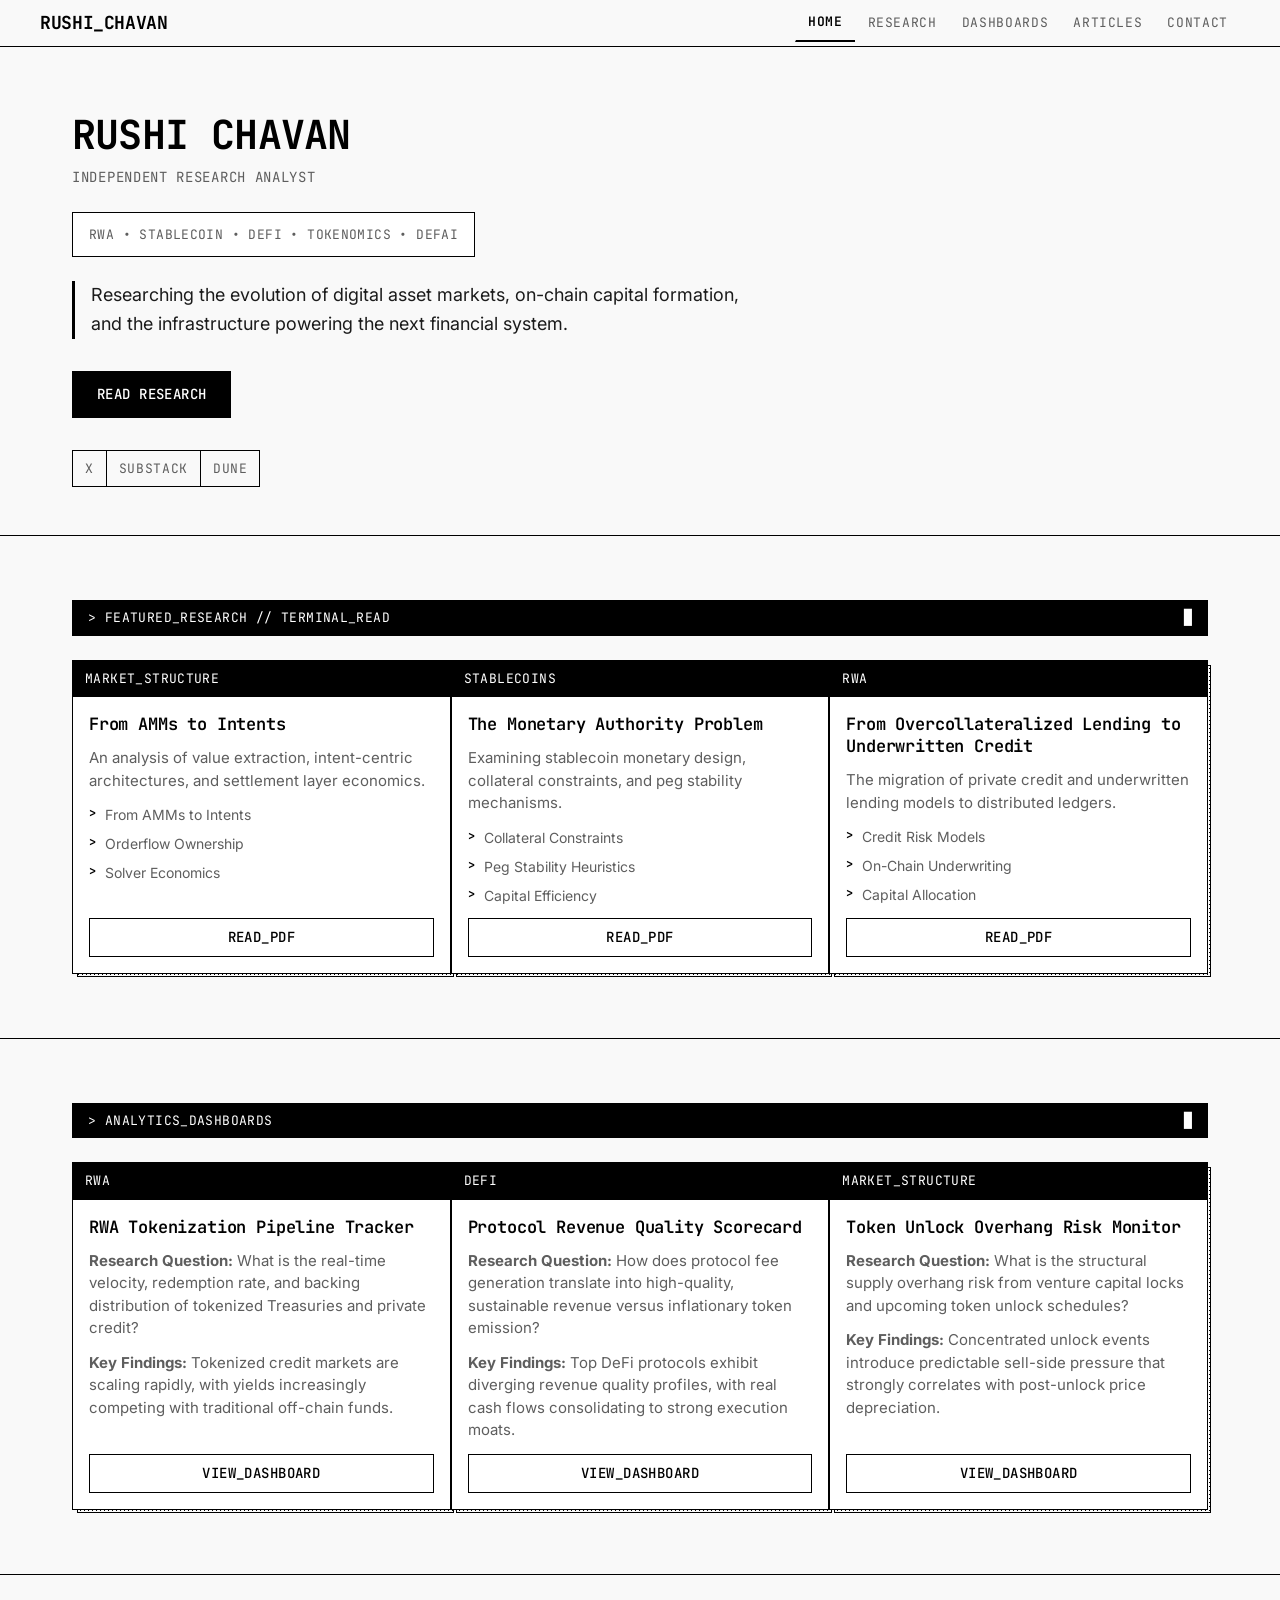
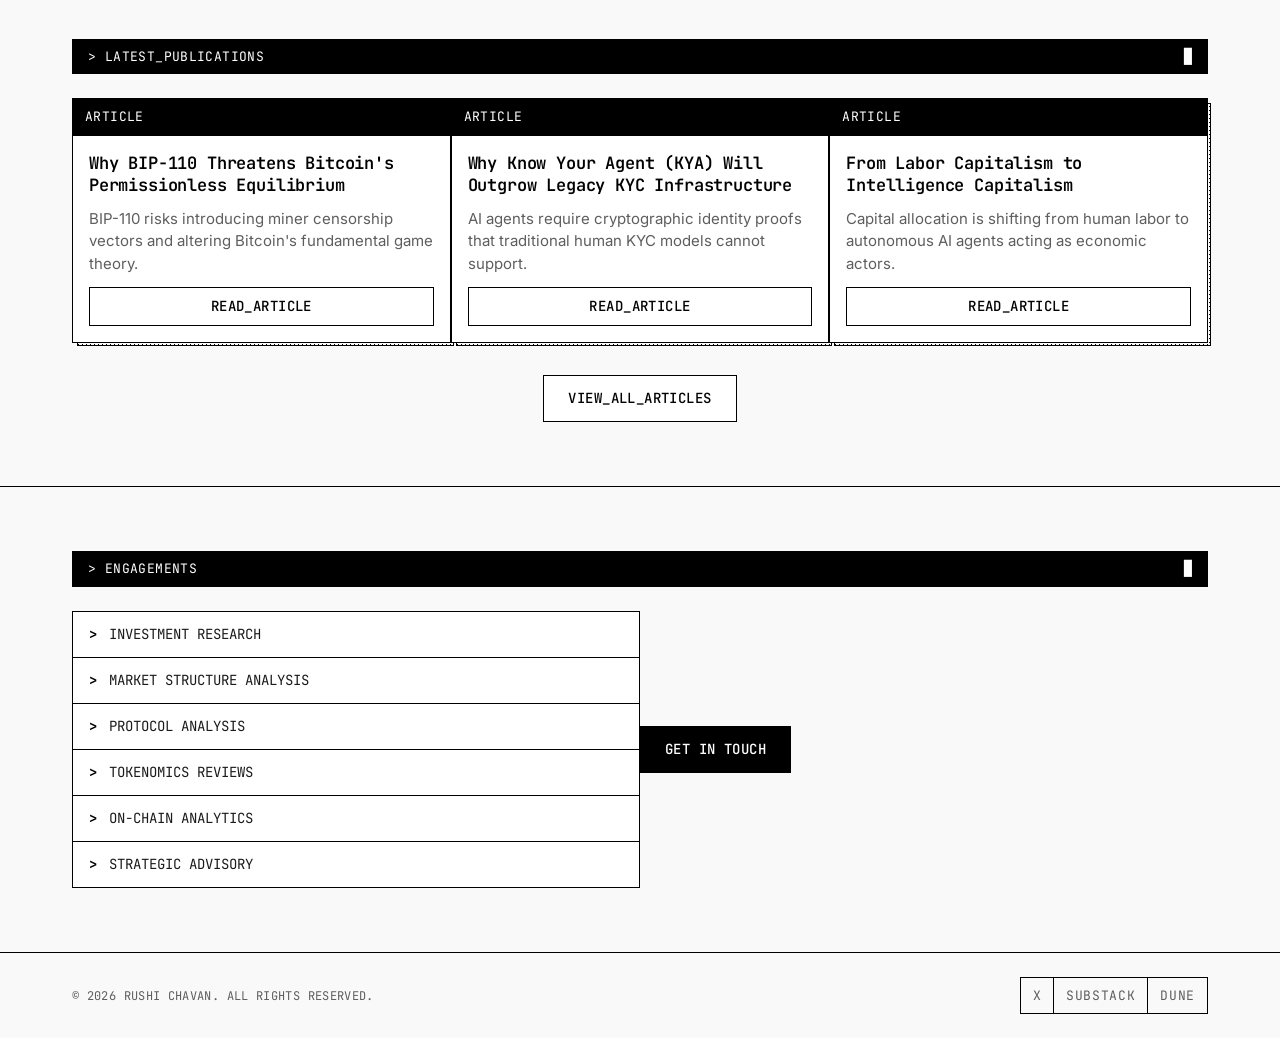
<file: index.html>
<!DOCTYPE html>
<html lang="en">
<head>
    <meta charset="UTF-8">
    <meta name="viewport" content="width=device-width, initial-scale=1.0">
    <title>Rushi Chavan | Independent Research Analyst</title>
    <meta name="description" content="Researching the evolution of digital asset markets, on-chain capital formation, and the infrastructure powering the next financial system.">

    <!-- Google Fonts: JetBrains Mono + Inter -->
    <link rel="preconnect" href="https://fonts.googleapis.com">
    <link rel="preconnect" href="https://fonts.gstatic.com" crossorigin>
    <link href="https://fonts.googleapis.com/css2?family=Inter:wght@400;500&family=JetBrains+Mono:wght@400;500;600;700&display=swap" rel="stylesheet">

    <link rel="stylesheet" href="styles.css">
</head>
<body>

    <!-- Navigation -->
    <nav class="navbar">
        <div class="nav-container">
            <div class="nav-logo">
                <a href="index.html">RUSHI_CHAVAN</a>
            </div>
            <button class="mobile-menu-btn">☰</button>
            <div class="nav-links">
                <a href="index.html" class="active">Home</a>
                <a href="research.html">Research</a>
                <a href="dashboards.html">Dashboards</a>
                <a href="articles.html">Articles</a>
                <a href="contact.html">Contact</a>
            </div>
        </div>
    </nav>

    <!-- Hero -->
    <section class="hero">
        <div class="container">
            <h1>Rushi Chavan</h1>
            <span class="hero-subheading">Independent Research Analyst</span>

            <div class="hero-coverage">
                RWA • Stablecoin • DeFi • Tokenomics • DeFAI
            </div>

            <p class="hero-statement">
                Researching the evolution of digital asset markets, on-chain capital formation, and the infrastructure powering the next financial system.
            </p>

            <div class="hero-actions">
                <a href="research.html" class="btn btn-primary">Read Research</a>
            </div>

            <div class="social-links">
                <a href="https://x.com/RushiChavan_" target="_blank" rel="noopener noreferrer">X</a>
                <a href="https://substack.com/@rushichavan" target="_blank" rel="noopener noreferrer">Substack</a>
                <a href="https://dune.com/rushixyz" target="_blank" rel="noopener noreferrer">Dune</a>
            </div>
        </div>
    </section>

    <!-- Featured Research -->
    <section class="section">
        <div class="container">
            <div class="section-title-bar">
                <span>&gt; FEATURED_RESEARCH // TERMINAL_READ</span>
                <span class="blink">█</span>
            </div>
            <div class="grid grid-3">

                <div class="card">
                    <div class="card-header">MARKET_STRUCTURE</div>
                    <div class="card-body">
                        <h3 class="card-title">From AMMs to Intents</h3>
                        <p class="card-desc">An analysis of value extraction, intent-centric architectures, and settlement layer economics.</p>
                        <ul class="card-bullets">
                            <li>From AMMs to Intents</li>
                            <li>Orderflow Ownership</li>
                            <li>Solver Economics</li>
                        </ul>
                        <a href="research/From%20AMMs%20to%20Intents.pdf" target="_blank" class="card-link">READ_PDF</a>
                    </div>
                </div>

                <div class="card">
                    <div class="card-header">STABLECOINS</div>
                    <div class="card-body">
                        <h3 class="card-title">The Monetary Authority Problem</h3>
                        <p class="card-desc">Examining stablecoin monetary design, collateral constraints, and peg stability mechanisms.</p>
                        <ul class="card-bullets">
                            <li>Collateral Constraints</li>
                            <li>Peg Stability Heuristics</li>
                            <li>Capital Efficiency</li>
                        </ul>
                        <a href="research/The%20Monetary%20Authority%20Problem.pdf" target="_blank" class="card-link">READ_PDF</a>
                    </div>
                </div>

                <div class="card">
                    <div class="card-header">RWA</div>
                    <div class="card-body">
                        <h3 class="card-title">From Overcollateralized Lending to Underwritten Credit</h3>
                        <p class="card-desc">The migration of private credit and underwritten lending models to distributed ledgers.</p>
                        <ul class="card-bullets">
                            <li>Credit Risk Models</li>
                            <li>On-Chain Underwriting</li>
                            <li>Capital Allocation</li>
                        </ul>
                        <a href="research/From%20Overcollateralized%20Lending%20to%20Underwritten%20Credit.pdf" target="_blank" class="card-link">READ_PDF</a>
                    </div>
                </div>

            </div>
        </div>
    </section>

    <!-- Dashboards -->
    <section class="section">
        <div class="container">
            <div class="section-title-bar">
                <span>&gt; ANALYTICS_DASHBOARDS</span>
                <span class="blink">█</span>
            </div>
            <div class="grid grid-3">

                <div class="card">
                    <div class="card-header">RWA</div>
                    <div class="card-body">
                        <h3 class="card-title">RWA Tokenization Pipeline Tracker</h3>
                        <p class="card-desc"><strong>Research Question:</strong> What is the real-time velocity, redemption rate, and backing distribution of tokenized Treasuries and private credit?</p>
                        <p class="card-desc"><strong>Key Findings:</strong> Tokenized credit markets are scaling rapidly, with yields increasingly competing with traditional off-chain funds.</p>
                        <a href="dashboards.html" class="card-link">VIEW_DASHBOARD</a>
                    </div>
                </div>

                <div class="card">
                    <div class="card-header">DEFI</div>
                    <div class="card-body">
                        <h3 class="card-title">Protocol Revenue Quality Scorecard</h3>
                        <p class="card-desc"><strong>Research Question:</strong> How does protocol fee generation translate into high-quality, sustainable revenue versus inflationary token emission?</p>
                        <p class="card-desc"><strong>Key Findings:</strong> Top DeFi protocols exhibit diverging revenue quality profiles, with real cash flows consolidating to strong execution moats.</p>
                        <a href="dashboards.html" class="card-link">VIEW_DASHBOARD</a>
                    </div>
                </div>

                <div class="card">
                    <div class="card-header">MARKET_STRUCTURE</div>
                    <div class="card-body">
                        <h3 class="card-title">Token Unlock Overhang Risk Monitor</h3>
                        <p class="card-desc"><strong>Research Question:</strong> What is the structural supply overhang risk from venture capital locks and upcoming token unlock schedules?</p>
                        <p class="card-desc"><strong>Key Findings:</strong> Concentrated unlock events introduce predictable sell-side pressure that strongly correlates with post-unlock price depreciation.</p>
                        <a href="dashboards.html" class="card-link">VIEW_DASHBOARD</a>
                    </div>
                </div>

            </div>
        </div>
    </section>


    <!-- Articles & Publications -->
    <section class="section" id="articles">
        <div class="container">
            <div class="section-title-bar">
                <span>&gt; LATEST_PUBLICATIONS</span>
                <span class="blink">█</span>
            </div>
            <div class="grid grid-3">

                <div class="card">
                    <div class="card-header">ARTICLE</div>
                    <div class="card-body">
                        <h3 class="card-title">Why BIP-110 Threatens Bitcoin's Permissionless Equilibrium</h3>
                        <p class="card-desc">BIP-110 risks introducing miner censorship vectors and altering Bitcoin's fundamental game theory.</p>
                        <a href="https://x.com/RushiChavan_/status/2070385221942530143?s=20" target="_blank" class="card-link">READ_ARTICLE</a>
                    </div>
                </div>

                <div class="card">
                    <div class="card-header">ARTICLE</div>
                    <div class="card-body">
                        <h3 class="card-title">Why Know Your Agent (KYA) Will Outgrow Legacy KYC Infrastructure</h3>
                        <p class="card-desc">AI agents require cryptographic identity proofs that traditional human KYC models cannot support.</p>
                        <a href="https://x.com/RushiChavan_/status/2066386348903420065?s=20" target="_blank" class="card-link">READ_ARTICLE</a>
                    </div>
                </div>

                <div class="card">
                    <div class="card-header">ARTICLE</div>
                    <div class="card-body">
                        <h3 class="card-title">From Labor Capitalism to Intelligence Capitalism</h3>
                        <p class="card-desc">Capital allocation is shifting from human labor to autonomous AI agents acting as economic actors.</p>
                        <a href="https://x.com/RushiChavan_/status/2064781226381303895?s=20" target="_blank" class="card-link">READ_ARTICLE</a>
                    </div>
                </div>

            </div>
            <div style="margin-top: 2rem; display: flex; justify-content: center;">
                <a href="articles.html" class="btn btn-secondary">VIEW_ALL_ARTICLES</a>
            </div>
        </div>
    </section>

    <!-- Engagements -->
    <section class="section">
        <div class="container">
            <div class="section-title-bar">
                <span>&gt; ENGAGEMENTS</span>
                <span class="blink">█</span>
            </div>
            <div class="grid grid-2">
                <div>
                    <ul class="engage-list">
                        <li>Investment Research</li>
                        <li>Market Structure Analysis</li>
                        <li>Protocol Analysis</li>
                        <li>Tokenomics Reviews</li>
                        <li>On-Chain Analytics</li>
                        <li>Strategic Advisory</li>
                    </ul>
                </div>
                <div style="display: flex; flex-direction: column; gap: 1rem; align-items: flex-start; justify-content: center;">
                    <a href="contact.html" class="btn btn-primary">Get in Touch</a>
                </div>
            </div>
        </div>
    </section>

    <!-- Footer -->
    <footer class="footer">
        <div class="container footer-content">
            <p class="footer-text">&copy; 2026 Rushi Chavan. All rights reserved.</p>
            <div class="social-links">
                <a href="https://x.com/RushiChavan_" target="_blank" rel="noopener noreferrer">X</a>
                <a href="https://substack.com/@rushichavan" target="_blank" rel="noopener noreferrer">Substack</a>
                <a href="https://dune.com/rushixyz" target="_blank" rel="noopener noreferrer">Dune</a>
            </div>
        </div>
    </footer>

    <script src="script.js"></script>
</body>
</html>
</file>
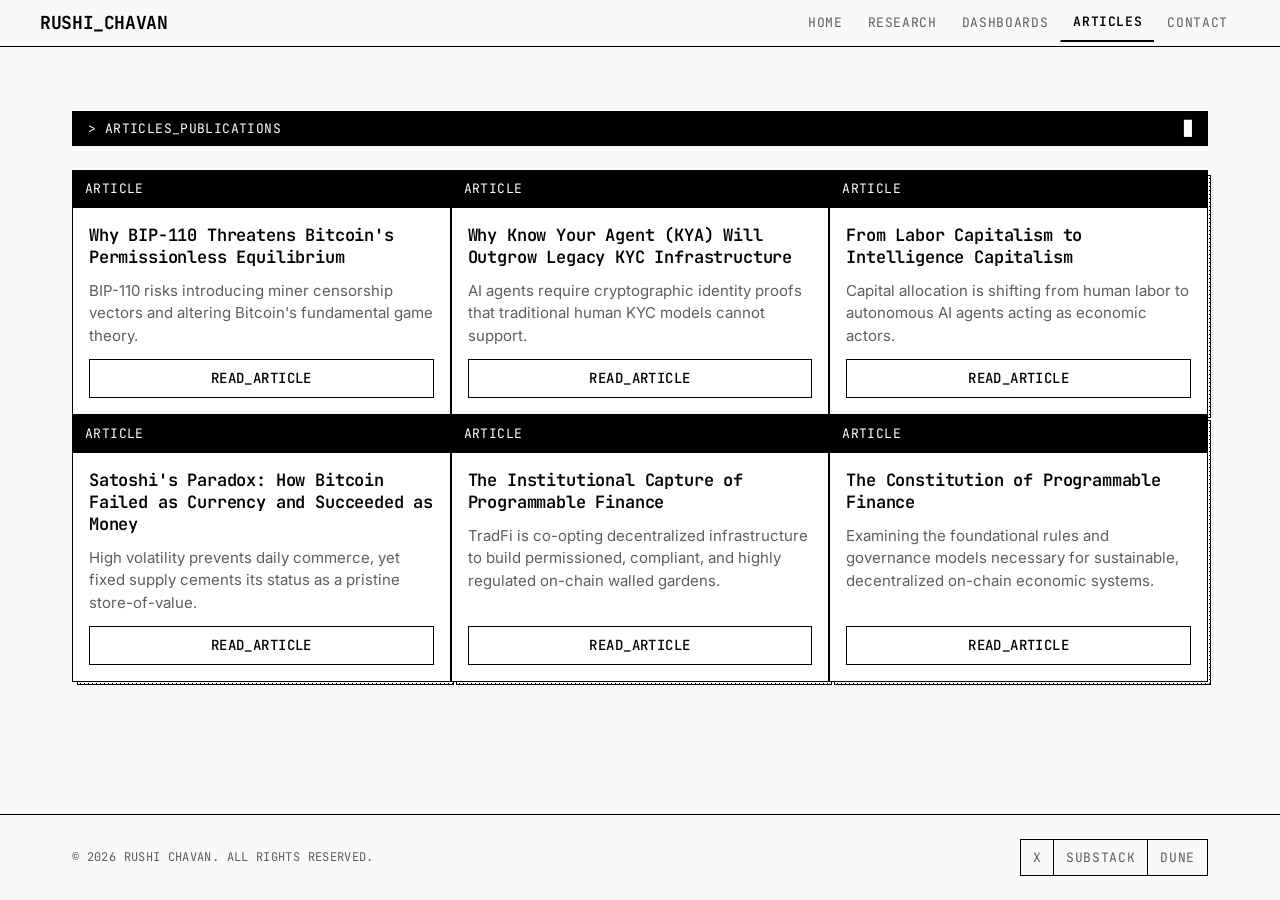
<file: articles.html>
<!DOCTYPE html>
<html lang="en">
<head>
    <meta charset="UTF-8">
    <meta name="viewport" content="width=device-width, initial-scale=1.0">
    <title>Articles | Rushi Chavan</title>
    <meta name="description" content="Select publications and essays on digital asset markets and programmable finance.">

    <!-- Google Fonts: JetBrains Mono + Inter -->
    <link rel="preconnect" href="https://fonts.googleapis.com">
    <link rel="preconnect" href="https://fonts.gstatic.com" crossorigin>
    <link href="https://fonts.googleapis.com/css2?family=Inter:wght@400;500&family=JetBrains+Mono:wght@400;500;600;700&display=swap" rel="stylesheet">

    <link rel="stylesheet" href="styles.css">
</head>
<body>

    <!-- Navigation -->
    <nav class="navbar">
        <div class="nav-container">
            <div class="nav-logo">
                <a href="index.html">RUSHI_CHAVAN</a>
            </div>
            <button class="mobile-menu-btn">☰</button>
            <div class="nav-links">
                <a href="index.html">Home</a>
                <a href="research.html">Research</a>
                <a href="dashboards.html">Dashboards</a>
                <a href="articles.html" class="active">Articles</a>
                <a href="contact.html">Contact</a>
            </div>
        </div>
    </nav>

    <!-- Articles & Publications -->
    <section class="section" id="articles">
        <div class="container">
            <div class="section-title-bar">
                <span>&gt; ARTICLES_PUBLICATIONS</span>
                <span class="blink">█</span>
            </div>
            <div class="grid grid-3">

                <div class="card">
                    <div class="card-header">ARTICLE</div>
                    <div class="card-body">
                        <h3 class="card-title">Why BIP-110 Threatens Bitcoin's Permissionless Equilibrium</h3>
                        <p class="card-desc">BIP-110 risks introducing miner censorship vectors and altering Bitcoin's fundamental game theory.</p>
                        <a href="https://x.com/RushiChavan_/status/2070385221942530143?s=20" target="_blank" class="card-link">READ_ARTICLE</a>
                    </div>
                </div>

                <div class="card">
                    <div class="card-header">ARTICLE</div>
                    <div class="card-body">
                        <h3 class="card-title">Why Know Your Agent (KYA) Will Outgrow Legacy KYC Infrastructure</h3>
                        <p class="card-desc">AI agents require cryptographic identity proofs that traditional human KYC models cannot support.</p>
                        <a href="https://x.com/RushiChavan_/status/2066386348903420065?s=20" target="_blank" class="card-link">READ_ARTICLE</a>
                    </div>
                </div>

                <div class="card">
                    <div class="card-header">ARTICLE</div>
                    <div class="card-body">
                        <h3 class="card-title">From Labor Capitalism to Intelligence Capitalism</h3>
                        <p class="card-desc">Capital allocation is shifting from human labor to autonomous AI agents acting as economic actors.</p>
                        <a href="https://x.com/RushiChavan_/status/2064781226381303895?s=20" target="_blank" class="card-link">READ_ARTICLE</a>
                    </div>
                </div>

                <div class="card">
                    <div class="card-header">ARTICLE</div>
                    <div class="card-body">
                        <h3 class="card-title">Satoshi's Paradox: How Bitcoin Failed as Currency and Succeeded as Money</h3>
                        <p class="card-desc">High volatility prevents daily commerce, yet fixed supply cements its status as a pristine store-of-value.</p>
                        <a href="https://x.com/RushiChavan_/status/2063878902104412267?s=20" target="_blank" class="card-link">READ_ARTICLE</a>
                    </div>
                </div>

                <div class="card">
                    <div class="card-header">ARTICLE</div>
                    <div class="card-body">
                        <h3 class="card-title">The Institutional Capture of Programmable Finance</h3>
                        <p class="card-desc">TradFi is co-opting decentralized infrastructure to build permissioned, compliant, and highly regulated on-chain walled gardens.</p>
                        <a href="https://x.com/RushiChavan_/status/2062410312398328153?s=20" target="_blank" class="card-link">READ_ARTICLE</a>
                    </div>
                </div>

                <div class="card">
                    <div class="card-header">ARTICLE</div>
                    <div class="card-body">
                        <h3 class="card-title">The Constitution of Programmable Finance</h3>
                        <p class="card-desc">Examining the foundational rules and governance models necessary for sustainable, decentralized on-chain economic systems.</p>
                        <a href="https://x.com/RushiChavan_/status/2062133781914325302?s=20" target="_blank" class="card-link">READ_ARTICLE</a>
                    </div>
                </div>

            </div>
        </div>
    </section>

    <!-- Footer -->
    <footer class="footer">
        <div class="container footer-content">
            <p class="footer-text">&copy; 2026 Rushi Chavan. All rights reserved.</p>
            <div class="social-links">
                <a href="https://x.com/RushiChavan_" target="_blank" rel="noopener noreferrer">X</a>
                <a href="https://substack.com/@rushichavan" target="_blank" rel="noopener noreferrer">Substack</a>
                <a href="https://dune.com/rushixyz" target="_blank" rel="noopener noreferrer">Dune</a>
            </div>
        </div>
    </footer>

    <script src="script.js"></script>
</body>
</html>
</file>
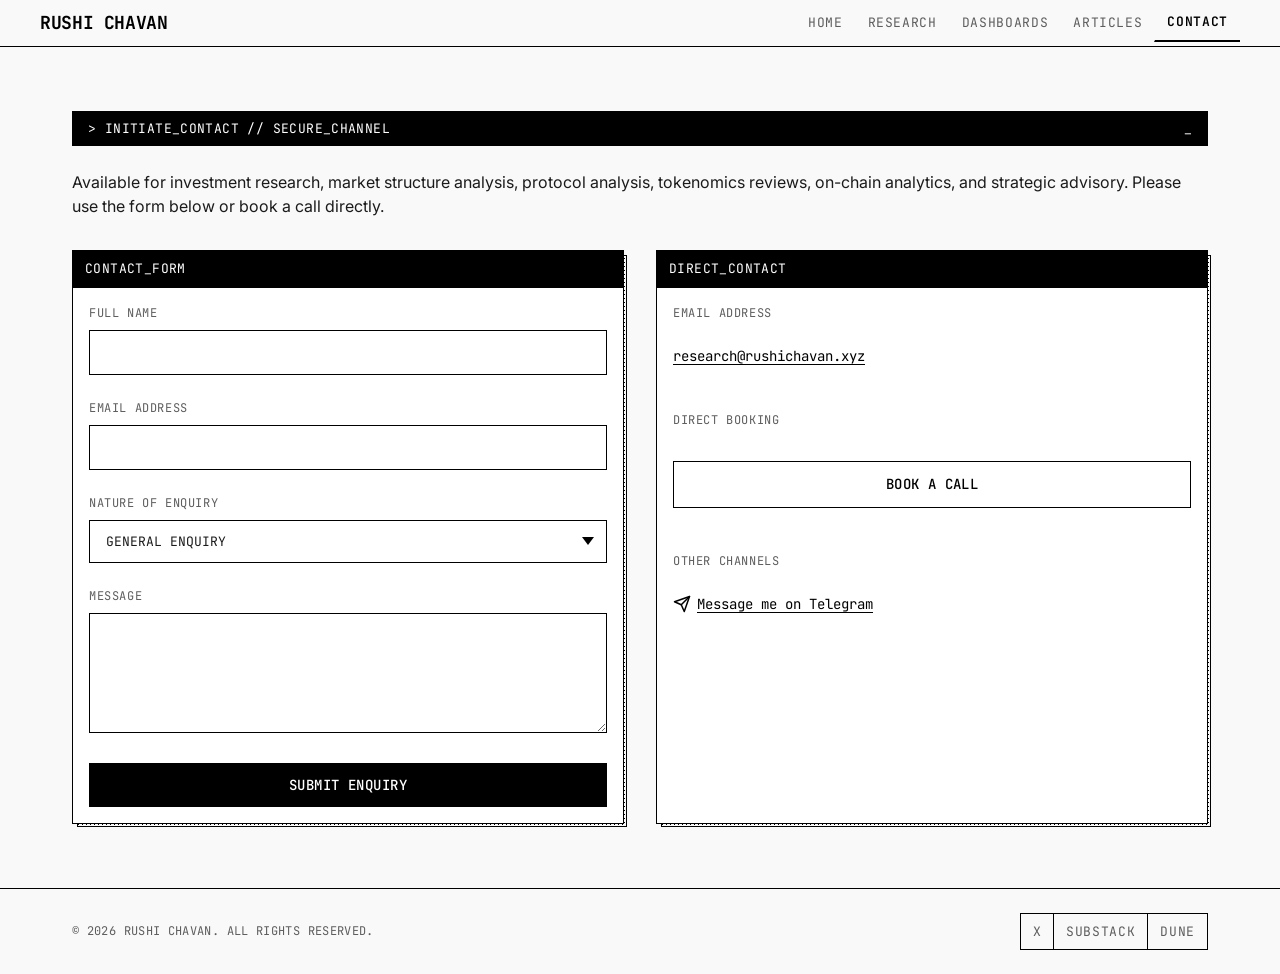
<file: contact.html>
<!DOCTYPE html>
<html lang="en">
<head>
    <meta charset="UTF-8">
    <meta name="viewport" content="width=device-width, initial-scale=1.0">
    <title>Contact | Rushi Chavan</title>
    <meta name="description" content="Contact Rushi Chavan for research consulting, advisory work, and speaking engagements.">

    <!-- Google Fonts: JetBrains Mono + Inter -->
    <link rel="preconnect" href="https://fonts.googleapis.com">
    <link rel="preconnect" href="https://fonts.gstatic.com" crossorigin>
    <link href="https://fonts.googleapis.com/css2?family=Inter:wght@400;500;600;700&family=JetBrains+Mono:wght@400;500;700&display=swap" rel="stylesheet">

    <link rel="stylesheet" href="styles.css">
</head>
<body>

    <!-- Navigation -->
    <nav class="navbar">
        <div class="nav-container">
            <div class="nav-logo">
                <a href="index.html">Rushi Chavan</a>
            </div>
            <button class="mobile-menu-btn">☰</button>
            <div class="nav-links">
                <a href="index.html">Home</a>
                <a href="research.html">Research</a>
                <a href="dashboards.html">Dashboards</a>
                <a href="articles.html">Articles</a>
                <a href="contact.html" class="active">Contact</a>
            </div>
        </div>
    </nav>

    <!-- Page Header -->
    <section class="section">
        <div class="container">
            <div class="section-title-bar">&gt; INITIATE_CONTACT // SECURE_CHANNEL<span class="blink">_</span></div>

            <p style="margin-top: 1.5rem; margin-bottom: 2rem;">
                Available for investment research, market structure analysis, protocol analysis, tokenomics reviews, on-chain analytics, and strategic advisory. Please use the form below or book a call directly.
            </p>

            <div class="grid grid-2" style="gap: 2rem;">

                <!-- Contact Form -->
                <div class="card">
                    <div class="card-header">CONTACT_FORM</div>
                    <div class="card-body">
                        <form action="https://api.web3forms.com/submit" method="POST">
                            <input type="hidden" name="access_key" value="d1b1b118-3cec-4035-9ea0-9d0fd6f54e2e">
                            <input type="hidden" name="subject" value="New Website Inquiry - rushichavan.xyz">
                            <input type="hidden" name="from_name" value="Portfolio Contact Form">
                            <div class="form-group">
                                <label class="form-label" for="name">Full Name</label>
                                <input type="text" id="name" name="name" class="form-input" required>
                            </div>
                            <div class="form-group">
                                <label class="form-label" for="email">Email Address</label>
                                <input type="email" id="email" name="email" class="form-input" required>
                            </div>
                            <div class="form-group">
                                <label class="form-label" for="inquiry">Nature of Enquiry</label>
                                <select id="inquiry" name="inquiry" class="form-select">
                                    <option value="general-enquiry" selected>General Enquiry</option>
                                    <option value="investment-research">Investment Research</option>
                                    <option value="market-structure">Market Structure Analysis</option>
                                    <option value="protocol-analysis">Protocol Analysis</option>
                                    <option value="advisory-consulting">Advisory & Consulting</option>
                                </select>
                            </div>
                            <div class="form-group">
                                <label class="form-label" for="message">Message</label>
                                <textarea id="message" name="message" class="form-textarea" required></textarea>
                            </div>
                            <button type="submit" class="btn btn-primary" style="width: 100%;">Submit Enquiry</button>
                        </form>
                    </div>
                </div>

                <!-- Direct Contact -->
                <div class="card">
                    <div class="card-header">DIRECT_CONTACT</div>
                    <div class="card-body">
                        <p class="contact-info-label">Email Address</p>
                        <a href="mailto:research@rushichavan.xyz" class="contact-link">research@rushichavan.xyz</a>

                        <p class="contact-info-label" style="margin-top: 2rem;">Direct Booking</p>
                        <a href="https://calendly.com/rushi-chavan" target="_blank" rel="noopener noreferrer" class="btn btn-secondary" style="display: inline-block; margin-top: 0.5rem;">Book a Call</a>

                        <p class="contact-info-label" style="margin-top: 2rem;">Other Channels</p>
                        <a href="https://t.me/RushiChavan23" target="_blank" rel="noopener noreferrer" class="contact-link" style="display: inline-flex; align-items: center; gap: 6px;">
                            <svg width="18" height="18" viewBox="0 0 24 24" fill="none" stroke="currentColor" stroke-width="2" stroke-linecap="round" stroke-linejoin="round"><path d="m22 2-7 20-4-9-9-4Z"/><path d="M22 2 11 13"/></svg>
                            Message me on Telegram
                        </a>
                    </div>
                </div>

            </div>
        </div>
    </section>

    <!-- Footer -->
    <footer class="footer">
        <div class="container footer-content">
            <p class="footer-text">&copy; 2026 Rushi Chavan. All rights reserved.</p>
            <div class="social-links">
                <a href="https://x.com/RushiChavan_" target="_blank" rel="noopener noreferrer">X</a>
                <a href="https://substack.com/@rushichavan" target="_blank" rel="noopener noreferrer">Substack</a>
                <a href="https://dune.com/rushixyz" target="_blank" rel="noopener noreferrer">Dune</a>
            </div>
        </div>
    </footer>

    <script src="script.js"></script>
</body>
</html>
</file>
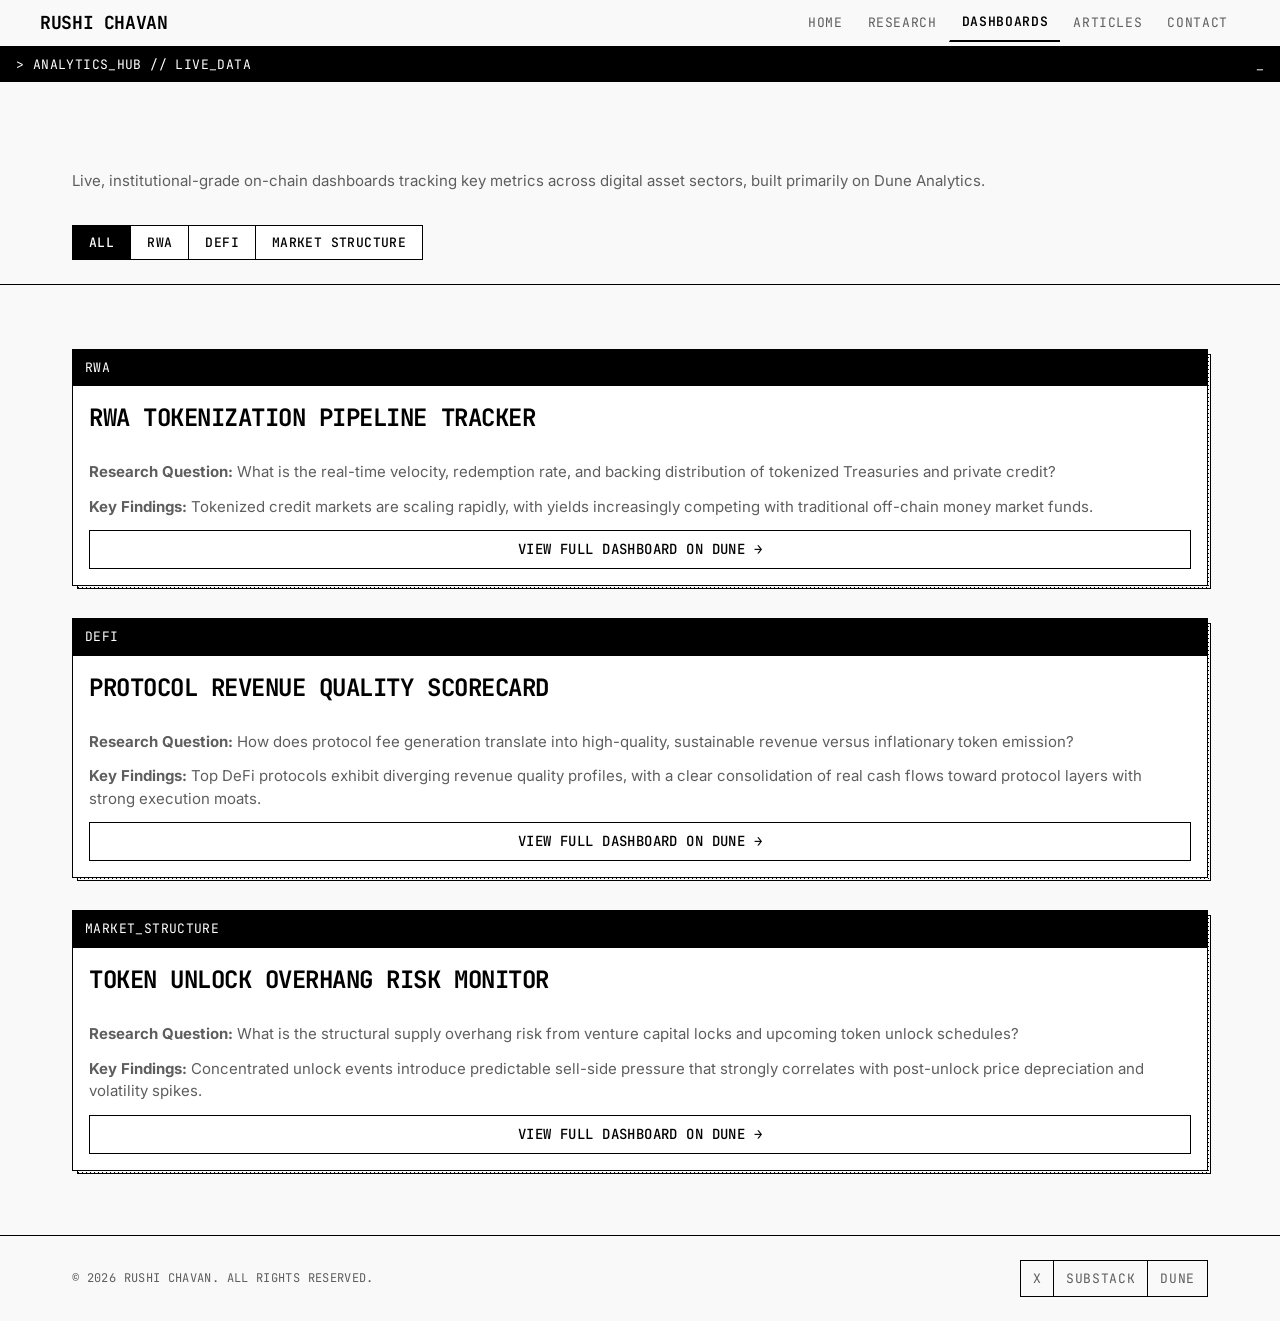
<file: dashboards.html>
<!DOCTYPE html>
<html lang="en">
<head>
    <meta charset="UTF-8">
    <meta name="viewport" content="width=device-width, initial-scale=1.0">
    <title>Dashboards | Rushi Chavan</title>
    <meta name="description" content="Institutional analytics hub and Dune dashboards covering on-chain liquidity, stablecoins, and market structure.">

    <!-- Google Fonts: JetBrains Mono + Inter -->
    <link rel="preconnect" href="https://fonts.googleapis.com">
    <link rel="preconnect" href="https://fonts.gstatic.com" crossorigin>
    <link href="https://fonts.googleapis.com/css2?family=Inter:wght@400;500;600;700&family=JetBrains+Mono:wght@400;500;700&display=swap" rel="stylesheet">

    <link rel="stylesheet" href="styles.css">
</head>
<body>

    <!-- Navigation -->
    <nav class="navbar">
        <div class="nav-container">
            <div class="nav-logo">
                <a href="index.html">Rushi Chavan</a>
            </div>
            <button class="mobile-menu-btn">☰</button>
            <div class="nav-links">
                <a href="index.html">Home</a>
                <a href="research.html">Research</a>
                <a href="dashboards.html" class="active">Dashboards</a>
                <a href="articles.html">Articles</a>
                <a href="contact.html">Contact</a>
            </div>
        </div>
    </nav>

    <!-- Section Title Bar -->
    <div class="section-title-bar">> ANALYTICS_HUB // LIVE_DATA<span class="blink">_</span></div>

    <!-- Header + Filter Bar -->
    <section class="section" style="padding-bottom: 0;">
        <div class="container">
            <p class="card-desc" style="margin-bottom: 2rem;">
                Live, institutional-grade on-chain dashboards tracking key metrics across digital asset sectors, built primarily on Dune Analytics.
            </p>

            <div class="filter-bar">
                <button class="filter-btn active" data-filter="all">All</button>
                <button class="filter-btn" data-filter="rwa">RWA</button>
                <button class="filter-btn" data-filter="defi">DeFi</button>
                <button class="filter-btn" data-filter="market-structure">Market Structure</button>
            </div>
        </div>
    </section>

    <!-- Dashboards List -->
    <section class="section">
        <div class="container">
            <div class="grid" style="grid-template-columns: 1fr; gap: 2rem;">

                <div class="card filter-item" data-category="rwa">
                    <div class="card-header">RWA</div>
                    <div class="card-body">
                        <h3 class="dash-title">RWA Tokenization Pipeline Tracker</h3>
                        <p class="card-desc"><strong>Research Question:</strong> What is the real-time velocity, redemption rate, and backing distribution of tokenized Treasuries and private credit?</p>
                        <p class="card-desc"><strong>Key Findings:</strong> Tokenized credit markets are scaling rapidly, with yields increasingly competing with traditional off-chain money market funds.</p>
                        <a href="https://dune.com/rushixyz/rwa-tokenization-pipeline-tracker" target="_blank" class="card-link">VIEW FULL DASHBOARD ON DUNE →</a>
                    </div>
                </div>

                <div class="card filter-item" data-category="defi">
                    <div class="card-header">DEFI</div>
                    <div class="card-body">
                        <h3 class="dash-title">Protocol Revenue Quality Scorecard</h3>
                        <p class="card-desc"><strong>Research Question:</strong> How does protocol fee generation translate into high-quality, sustainable revenue versus inflationary token emission?</p>
                        <p class="card-desc"><strong>Key Findings:</strong> Top DeFi protocols exhibit diverging revenue quality profiles, with a clear consolidation of real cash flows toward protocol layers with strong execution moats.</p>
                        <a href="https://dune.com/rushixyz/protocol-revenue-quality-scorecard-defi-fundamental-analysis" target="_blank" class="card-link">VIEW FULL DASHBOARD ON DUNE →</a>
                    </div>
                </div>

                <div class="card filter-item" data-category="market-structure">
                    <div class="card-header">MARKET_STRUCTURE</div>
                    <div class="card-body">
                        <h3 class="dash-title">Token Unlock Overhang Risk Monitor</h3>
                        <p class="card-desc"><strong>Research Question:</strong> What is the structural supply overhang risk from venture capital locks and upcoming token unlock schedules?</p>
                        <p class="card-desc"><strong>Key Findings:</strong> Concentrated unlock events introduce predictable sell-side pressure that strongly correlates with post-unlock price depreciation and volatility spikes.</p>
                        <a href="https://dune.com/rushixyz/token-unlock-overhang-risk-monitor-795e" target="_blank" class="card-link">VIEW FULL DASHBOARD ON DUNE →</a>
                    </div>
                </div>

            </div>
        </div>
    </section>

    <!-- Footer -->
    <footer class="footer">
        <div class="container footer-content">
            <p class="footer-text">&copy; 2026 Rushi Chavan. All rights reserved.</p>
            <div class="social-links">
                <a href="https://x.com/RushiChavan_" target="_blank" rel="noopener noreferrer">X</a>
                <a href="https://substack.com/@rushichavan" target="_blank" rel="noopener noreferrer">Substack</a>
                <a href="https://dune.com/rushixyz" target="_blank" rel="noopener noreferrer">Dune</a>
            </div>
        </div>
    </footer>

    <script src="script.js"></script>
</body>
</html>
</file>
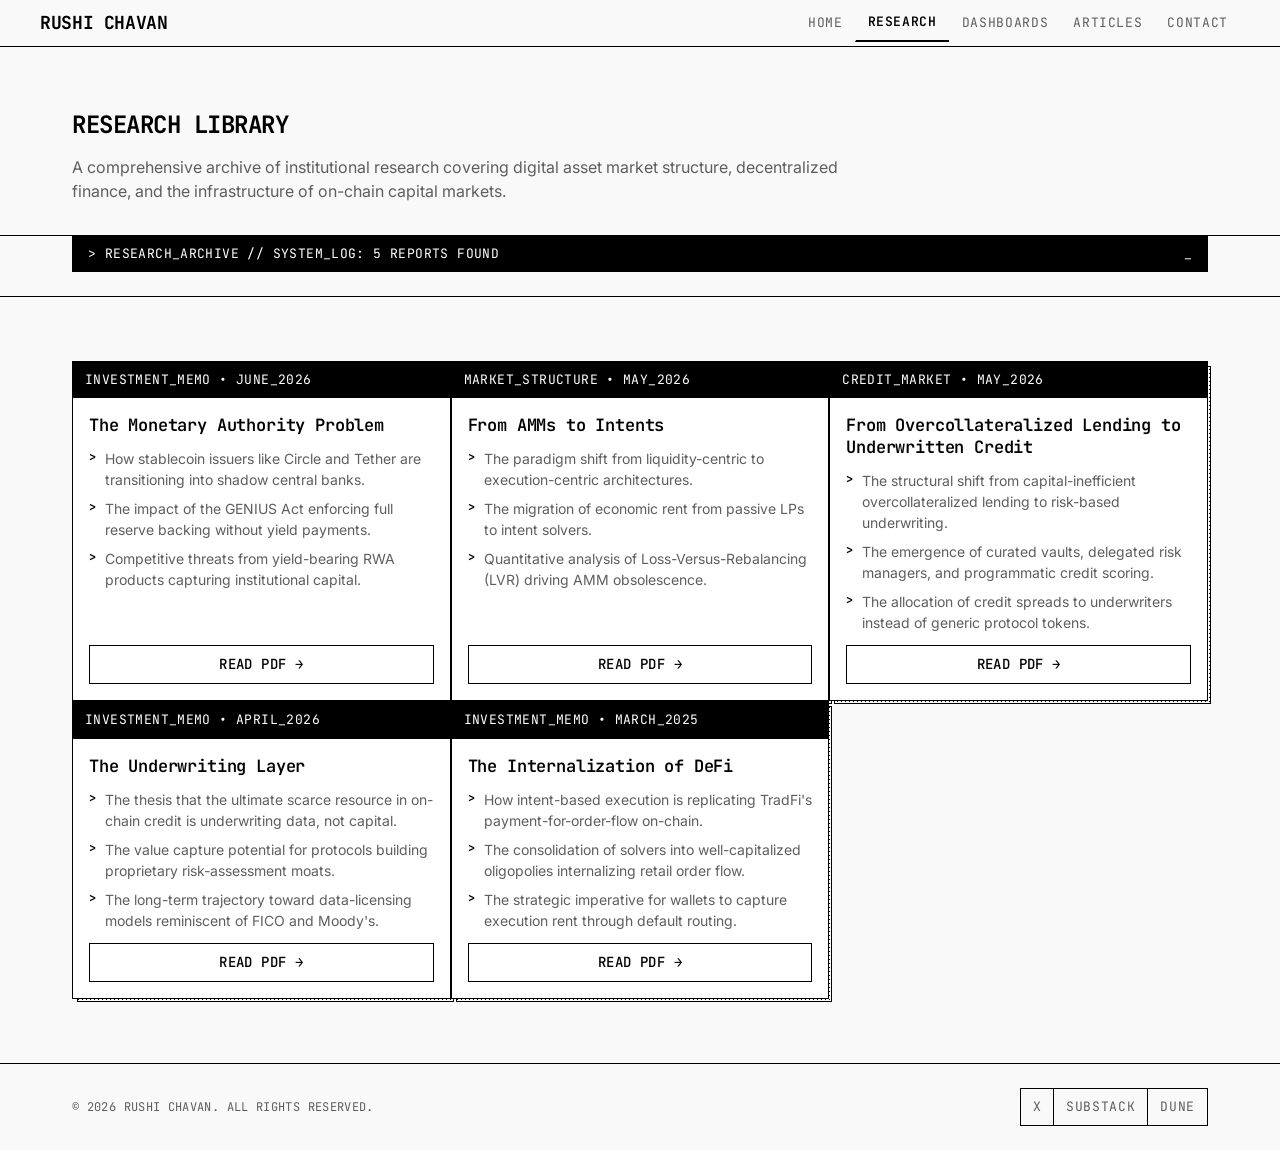
<file: research.html>
<!DOCTYPE html>
<html lang="en">
<head>
    <meta charset="UTF-8">
    <meta name="viewport" content="width=device-width, initial-scale=1.0">
    <title>Research Library | Rushi Chavan</title>
    <meta name="description" content="Institutional research covering digital asset market structure, stablecoins, RWA, DeFi, and DeFAI.">

    <!-- Google Fonts: JetBrains Mono + Inter -->
    <link rel="preconnect" href="https://fonts.googleapis.com">
    <link rel="preconnect" href="https://fonts.gstatic.com" crossorigin>
    <link href="https://fonts.googleapis.com/css2?family=Inter:wght@400;500;600;700&family=JetBrains+Mono:wght@400;500;700&display=swap" rel="stylesheet">

    <link rel="stylesheet" href="styles.css">
</head>
<body>

    <!-- Navigation -->
    <nav class="navbar">
        <div class="nav-container">
            <div class="nav-logo">
                <a href="index.html">Rushi Chavan</a>
            </div>
            <button class="mobile-menu-btn">☰</button>
            <div class="nav-links">
                <a href="index.html">Home</a>
                <a href="research.html" class="active">Research</a>
                <a href="dashboards.html">Dashboards</a>
                <a href="articles.html">Articles</a>
                <a href="contact.html">Contact</a>
            </div>
        </div>
    </nav>

    <!-- Header -->
    <section class="section" style="padding-bottom: 0;">
        <div class="container">
            <h1 class="dash-title">Research Library</h1>
            <p class="text-secondary" style="max-width: 800px; margin-bottom: 2rem;">
                A comprehensive archive of institutional research covering digital asset market structure, decentralized finance, and the infrastructure of on-chain capital markets.
            </p>
        </div>
    </section>

    <!-- Section Title Bar -->
    <section class="section" style="padding-top: 0; padding-bottom: 0;">
        <div class="container">
            <div class="section-title-bar">> RESEARCH_ARCHIVE // SYSTEM_LOG: 5 REPORTS FOUND<span class="blink">_</span></div>
        </div>
    </section>

    <!-- Research Grid -->
    <section class="section">
        <div class="container">
            <div class="grid grid-3">

                <div class="card">
                    <div class="card-header">INVESTMENT_MEMO • JUNE_2026</div>
                    <div class="card-body">
                        <h3 class="card-title">The Monetary Authority Problem</h3>
                        <ul class="card-bullets">
                            <li>How stablecoin issuers like Circle and Tether are transitioning into shadow central banks.</li>
                            <li>The impact of the GENIUS Act enforcing full reserve backing without yield payments.</li>
                            <li>Competitive threats from yield-bearing RWA products capturing institutional capital.</li>
                        </ul>
                        <a href="research/The%20Monetary%20Authority%20Problem.pdf" target="_blank" class="card-link">READ PDF →</a>
                    </div>
                </div>

                <div class="card">
                    <div class="card-header">MARKET_STRUCTURE • MAY_2026</div>
                    <div class="card-body">
                        <h3 class="card-title">From AMMs to Intents</h3>
                        <ul class="card-bullets">
                            <li>The paradigm shift from liquidity-centric to execution-centric architectures.</li>
                            <li>The migration of economic rent from passive LPs to intent solvers.</li>
                            <li>Quantitative analysis of Loss-Versus-Rebalancing (LVR) driving AMM obsolescence.</li>
                        </ul>
                        <a href="research/From%20AMMs%20to%20Intents.pdf" target="_blank" class="card-link">READ PDF →</a>
                    </div>
                </div>

                <div class="card">
                    <div class="card-header">CREDIT_MARKET • MAY_2026</div>
                    <div class="card-body">
                        <h3 class="card-title">From Overcollateralized Lending to Underwritten Credit</h3>
                        <ul class="card-bullets">
                            <li>The structural shift from capital-inefficient overcollateralized lending to risk-based underwriting.</li>
                            <li>The emergence of curated vaults, delegated risk managers, and programmatic credit scoring.</li>
                            <li>The allocation of credit spreads to underwriters instead of generic protocol tokens.</li>
                        </ul>
                        <a href="research/From%20Overcollateralized%20Lending%20to%20Underwritten%20Credit.pdf" target="_blank" class="card-link">READ PDF →</a>
                    </div>
                </div>

                <div class="card">
                    <div class="card-header">INVESTMENT_MEMO • APRIL_2026</div>
                    <div class="card-body">
                        <h3 class="card-title">The Underwriting Layer</h3>
                        <ul class="card-bullets">
                            <li>The thesis that the ultimate scarce resource in on-chain credit is underwriting data, not capital.</li>
                            <li>The value capture potential for protocols building proprietary risk-assessment moats.</li>
                            <li>The long-term trajectory toward data-licensing models reminiscent of FICO and Moody's.</li>
                        </ul>
                        <a href="research/The%20Underwriting%20Layer.pdf" target="_blank" class="card-link">READ PDF →</a>
                    </div>
                </div>

                <div class="card">
                    <div class="card-header">INVESTMENT_MEMO • MARCH_2025</div>
                    <div class="card-body">
                        <h3 class="card-title">The Internalization of DeFi</h3>
                        <ul class="card-bullets">
                            <li>How intent-based execution is replicating TradFi's payment-for-order-flow on-chain.</li>
                            <li>The consolidation of solvers into well-capitalized oligopolies internalizing retail order flow.</li>
                            <li>The strategic imperative for wallets to capture execution rent through default routing.</li>
                        </ul>
                        <a href="research/The%20Internalization%20of%20DeFi.pdf" target="_blank" class="card-link">READ PDF →</a>
                    </div>
                </div>

            </div>
        </div>
    </section>

    <!-- Footer -->
    <footer class="footer">
        <div class="container footer-content">
            <p class="footer-text">&copy; 2026 Rushi Chavan. All rights reserved.</p>
            <div class="social-links">
                <a href="https://x.com/RushiChavan_" target="_blank" rel="noopener noreferrer">X</a>
                <a href="https://substack.com/@rushichavan" target="_blank" rel="noopener noreferrer">Substack</a>
                <a href="https://dune.com/rushixyz" target="_blank" rel="noopener noreferrer">Dune</a>
            </div>
        </div>
    </footer>

    <script src="script.js"></script>
</body>
</html>
</file>
<file: styles.css>
/* ============================================================
   DITHERED INTELLECT — Research Terminal Design System
   Neo-Brutalism + Retro-Tech | Achromatic | Grid-Locked
   ============================================================ */

/* ---- Google Fonts ---- */
@import url('https://fonts.googleapis.com/css2?family=Inter:wght@400;500&family=JetBrains+Mono:wght@400;500;600;700&display=swap');

/* ---- Design Tokens ---- */
:root {
    /* Surface */
    --color-canvas: #ffffff;
    --color-bg: #f9f9f9;
    --color-surface-low: #f3f3f3;
    --color-surface: #eeeeee;
    --color-surface-high: #e8e8e8;
    --color-surface-highest: #e2e2e2;
    --color-surface-dim: #dadada;

    /* Ink */
    --color-ink: #000000;
    --color-ink-soft: #1b1b1b;
    --color-secondary: #5e5e5e;
    --color-outline: #7e7576;
    --color-on-ink: #ffffff;

    /* Semantic */
    --color-error: #ba1a1a;

    /* Spacing (4px unit) */
    --sp-1: 4px;
    --sp-2: 8px;
    --sp-3: 12px;
    --sp-4: 16px;
    --sp-5: 20px;
    --sp-6: 24px;
    --sp-8: 32px;
    --sp-10: 40px;
    --sp-12: 48px;
    --sp-16: 64px;

    /* Layout */
    --container-max: 1200px;
    --gutter: 24px;
    --margin: 32px;

    /* Typography */
    --font-mono: 'JetBrains Mono', monospace;
    --font-body: 'Inter', sans-serif;
}

/* ---- Reset & Base ---- */
*, *::before, *::after {
    margin: 0;
    padding: 0;
    box-sizing: border-box;
    border-radius: 0 !important;
}

html {
    font-size: 16px;
    scroll-behavior: smooth;
}

body {
    font-family: var(--font-body);
    font-size: 16px;
    line-height: 1.5;
    color: var(--color-ink-soft);
    background-color: var(--color-bg);
    min-height: 100vh;
    display: flex;
    flex-direction: column;
    -webkit-font-smoothing: antialiased;
}

::selection {
    background: var(--color-ink);
    color: var(--color-on-ink);
}

a {
    color: inherit;
    text-decoration: none;
}

img {
    max-width: 100%;
    display: block;
}

ul, ol { list-style: none; }

/* ---- Custom Scrollbar ---- */
::-webkit-scrollbar {
    width: 10px;
    background: var(--color-bg);
    border-left: 1px solid var(--color-ink);
}
::-webkit-scrollbar-thumb {
    background: var(--color-ink);
}

/* ---- Dither Patterns ---- */
.dither-bg {
    background-image: url('data:image/svg+xml;utf8,<svg width="4" height="4" xmlns="http://www.w3.org/2000/svg"><rect width="1" height="1" fill="%23000"/><rect x="2" y="2" width="1" height="1" fill="%23000"/></svg>');
    background-repeat: repeat;
}

.dither-bg-25 {
    background-image: url('data:image/svg+xml;utf8,<svg width="4" height="4" xmlns="http://www.w3.org/2000/svg"><rect width="1" height="1" fill="%23000" opacity="0.25"/><rect x="2" y="2" width="1" height="1" fill="%23000" opacity="0.25"/></svg>');
    background-repeat: repeat;
}

.dither-bg-10 {
    background-image: url('data:image/svg+xml;utf8,<svg width="4" height="4" xmlns="http://www.w3.org/2000/svg"><rect width="1" height="1" fill="%23000" opacity="0.10"/><rect x="2" y="2" width="1" height="1" fill="%23000" opacity="0.10"/></svg>');
    background-repeat: repeat;
}

/* ---- Layout ---- */
.container {
    max-width: var(--container-max);
    margin: 0 auto;
    padding: 0 var(--margin);
    width: 100%;
}

.section {
    padding: var(--sp-16) 0;
    border-bottom: 1px solid var(--color-ink);
}

.section:last-of-type {
    border-bottom: none;
}

/* ---- Grid ---- */
.grid {
    display: grid;
    gap: 0;
}

.grid-2 {
    grid-template-columns: repeat(2, 1fr);
}

.grid-3 {
    grid-template-columns: repeat(3, 1fr);
}

/* ---- Typography ---- */
h1, h2, h3, h4 {
    font-family: var(--font-mono);
    color: var(--color-ink);
    font-weight: 700;
    text-transform: uppercase;
    letter-spacing: -0.02em;
}

h1 {
    font-size: 32px;
    line-height: 1.2;
}

h2 {
    font-size: 20px;
    line-height: 1.4;
    font-weight: 600;
    padding-bottom: var(--sp-4);
    border-bottom: 1px solid var(--color-ink);
    margin-bottom: var(--sp-6);
}

h3 {
    font-size: 18px;
    line-height: 1.3;
    font-weight: 600;
}

.mono {
    font-family: var(--font-mono);
}

.mono-sm {
    font-family: var(--font-mono);
    font-size: 13px;
    line-height: 1.4;
}

.mono-label {
    font-family: var(--font-mono);
    font-size: 14px;
    font-weight: 500;
    text-transform: uppercase;
    letter-spacing: 0.03em;
}

.mono-xs {
    font-family: var(--font-mono);
    font-size: 11px;
    text-transform: uppercase;
    letter-spacing: 0.05em;
}

.text-secondary {
    color: var(--color-secondary);
}

/* ---- Navbar ---- */
.navbar {
    position: sticky;
    top: 0;
    z-index: 100;
    background: var(--color-bg);
    border-bottom: 1px solid var(--color-ink);
    padding: var(--sp-1) var(--margin);
}

.nav-container {
    max-width: var(--container-max);
    margin: 0 auto;
    display: flex;
    justify-content: space-between;
    align-items: center;
}

.nav-logo a {
    font-family: var(--font-mono);
    font-size: 18px;
    font-weight: 700;
    color: var(--color-ink);
    text-transform: uppercase;
    letter-spacing: -0.02em;
}

.nav-links {
    display: flex;
    align-items: center;
    gap: 0;
}

.nav-links a {
    font-family: var(--font-mono);
    font-size: 13px;
    text-transform: uppercase;
    letter-spacing: 0.05em;
    color: var(--color-secondary);
    padding: var(--sp-2) var(--sp-3);
    transition: background-color 0.05s, color 0.05s;
    border-left: 1px solid transparent;
}

.nav-links a:hover {
    background: var(--color-surface);
    color: var(--color-ink);
}

.nav-links a.active {
    color: var(--color-ink);
    border-bottom: 2px solid var(--color-ink);
    font-weight: 600;
}

.mobile-menu-btn {
    display: none;
    background: none;
    border: 1px solid var(--color-ink);
    font-family: var(--font-mono);
    font-size: 18px;
    cursor: pointer;
    padding: var(--sp-1) var(--sp-2);
    color: var(--color-ink);
}

.mobile-menu-btn:active {
    background: var(--color-ink);
    color: var(--color-on-ink);
}

/* ---- Hero ---- */
.hero {
    padding: var(--sp-16) 0 var(--sp-12);
    border-bottom: 1px solid var(--color-ink);
}

.hero h1 {
    font-size: 40px;
    margin-bottom: var(--sp-2);
}

.hero-subheading {
    font-family: var(--font-mono);
    font-size: 14px;
    text-transform: uppercase;
    color: var(--color-secondary);
    letter-spacing: 0.05em;
    display: block;
    margin-bottom: var(--sp-6);
}

.hero-coverage {
    font-family: var(--font-mono);
    font-size: 13px;
    color: var(--color-secondary);
    text-transform: uppercase;
    letter-spacing: 0.03em;
    margin-bottom: var(--sp-6);
    padding: var(--sp-3) var(--sp-4);
    border: 1px solid var(--color-ink);
    background: var(--color-canvas);
    display: inline-block;
}

.hero-statement {
    font-family: var(--font-body);
    font-size: 18px;
    line-height: 1.6;
    color: var(--color-ink-soft);
    max-width: 680px;
    margin-bottom: var(--sp-8);
    padding-left: var(--sp-4);
    border-left: 3px solid var(--color-ink);
}

.hero-actions {
    display: flex;
    gap: var(--sp-4);
    margin-bottom: var(--sp-8);
}

/* ---- Buttons ---- */
.btn {
    font-family: var(--font-mono);
    font-size: 14px;
    font-weight: 500;
    text-transform: uppercase;
    letter-spacing: 0.03em;
    padding: var(--sp-3) var(--sp-6);
    border: 1px solid var(--color-ink);
    cursor: pointer;
    transition: all 0.05s;
    display: inline-block;
    text-align: center;
}

.btn-primary {
    background: var(--color-ink);
    color: var(--color-on-ink);
}

.btn-primary:hover {
    opacity: 0.85;
}

.btn-primary:active {
    background: var(--color-canvas);
    color: var(--color-ink);
}

.btn-secondary {
    background: var(--color-canvas);
    color: var(--color-ink);
}

.btn-secondary:hover {
    background-image: url('data:image/svg+xml;utf8,<svg width="4" height="4" xmlns="http://www.w3.org/2000/svg"><rect width="1" height="1" fill="%23000" opacity="0.25"/><rect x="2" y="2" width="1" height="1" fill="%23000" opacity="0.25"/></svg>');
    background-repeat: repeat;
}

.btn-secondary:active {
    background-image: none;
    background-color: var(--color-ink);
    color: var(--color-on-ink);
}

/* ---- Social Links ---- */
.social-links {
    display: flex;
    gap: 0;
}

.social-links a {
    font-family: var(--font-mono);
    font-size: 13px;
    text-transform: uppercase;
    letter-spacing: 0.05em;
    color: var(--color-secondary);
    padding: var(--sp-2) var(--sp-3);
    border: 1px solid var(--color-ink);
    border-right: none;
    transition: all 0.05s;
}

.social-links a:last-child {
    border-right: 1px solid var(--color-ink);
}

.social-links a:hover {
    background: var(--color-ink);
    color: var(--color-on-ink);
}

/* ---- Cards ---- */
.card {
    border: 1px solid var(--color-ink);
    background: var(--color-canvas);
    display: flex;
    flex-direction: column;
    position: relative;
    transition: transform 0.1s;
}

.card:hover {
    transform: translate(2px, -2px);
}

/* Dithered shadow behind card */
.card::before {
    content: '';
    position: absolute;
    top: 4px;
    left: 4px;
    right: -4px;
    bottom: -4px;
    background-image: url('data:image/svg+xml;utf8,<svg width="4" height="4" xmlns="http://www.w3.org/2000/svg"><rect width="1" height="1" fill="%23000"/><rect x="2" y="2" width="1" height="1" fill="%23000"/></svg>');
    background-repeat: repeat;
    z-index: -1;
    border: 1px solid var(--color-ink);
    transition: transform 0.1s;
}

.card:hover::before {
    transform: translate(2px, 2px);
}

.card-header {
    background: var(--color-ink);
    color: var(--color-on-ink);
    font-family: var(--font-mono);
    font-size: 13px;
    text-transform: uppercase;
    letter-spacing: 0.03em;
    padding: var(--sp-2) var(--sp-3);
    display: flex;
    justify-content: space-between;
    align-items: center;
    border-bottom: 1px solid var(--color-ink);
}

.card-body {
    padding: var(--sp-4);
    flex: 1;
    display: flex;
    flex-direction: column;
    gap: var(--sp-3);
}

.card-category {
    font-family: var(--font-mono);
    font-size: 11px;
    font-weight: 500;
    text-transform: uppercase;
    letter-spacing: 0.05em;
    color: var(--color-secondary);
}

.card-title {
    font-family: var(--font-mono);
    font-size: 17px;
    font-weight: 600;
    line-height: 1.3;
    color: var(--color-ink);
    text-transform: none;
    letter-spacing: -0.01em;
}

.card-desc {
    font-family: var(--font-body);
    font-size: 15px;
    line-height: 1.5;
    color: var(--color-secondary);
}

.card-meta {
    font-family: var(--font-mono);
    font-size: 11px;
    color: var(--color-secondary);
    text-transform: uppercase;
    border-left: 2px solid var(--color-ink);
    padding-left: var(--sp-2);
}

.card-link {
    font-family: var(--font-mono);
    font-size: 14px;
    font-weight: 500;
    text-transform: uppercase;
    letter-spacing: 0.03em;
    color: var(--color-ink);
    padding: var(--sp-2) 0;
    border: 1px solid var(--color-ink);
    text-align: center;
    margin-top: auto;
    display: block;
    transition: all 0.05s;
}

.card-link:hover {
    background: var(--color-ink);
    color: var(--color-on-ink);
}

.card-link:active {
    background: var(--color-canvas);
    color: var(--color-ink);
}

/* Bullet lists inside cards */
.card-bullets {
    font-family: var(--font-body);
    font-size: 14px;
    line-height: 1.5;
    color: var(--color-secondary);
    list-style: none;
    padding: 0;
    display: flex;
    flex-direction: column;
    gap: var(--sp-2);
}

.card-bullets li {
    padding-left: var(--sp-4);
    position: relative;
}

.card-bullets li::before {
    content: '>';
    font-family: var(--font-mono);
    font-size: 12px;
    position: absolute;
    left: 0;
    color: var(--color-ink);
    font-weight: 700;
}

/* ---- Section Title Bar (for page headers) ---- */
.section-title-bar {
    background: var(--color-ink);
    color: var(--color-on-ink);
    font-family: var(--font-mono);
    font-size: 13px;
    text-transform: uppercase;
    letter-spacing: 0.03em;
    padding: var(--sp-2) var(--sp-4);
    margin-bottom: var(--sp-6);
    display: flex;
    justify-content: space-between;
    align-items: center;
}

.section-title-bar .blink {
    animation: blink 1s step-end infinite;
}

@keyframes blink {
    50% { opacity: 0; }
}

/* ---- Filter Bar ---- */
.filter-bar {
    display: flex;
    gap: 0;
    margin-bottom: var(--sp-6);
}

.filter-btn {
    font-family: var(--font-mono);
    font-size: 13px;
    font-weight: 500;
    text-transform: uppercase;
    letter-spacing: 0.03em;
    padding: var(--sp-2) var(--sp-4);
    border: 1px solid var(--color-ink);
    border-right: none;
    background: var(--color-canvas);
    color: var(--color-ink);
    cursor: pointer;
    transition: all 0.05s;
}

.filter-btn:last-child {
    border-right: 1px solid var(--color-ink);
}

.filter-btn:hover {
    background-image: url('data:image/svg+xml;utf8,<svg width="4" height="4" xmlns="http://www.w3.org/2000/svg"><rect width="1" height="1" fill="%23000" opacity="0.25"/><rect x="2" y="2" width="1" height="1" fill="%23000" opacity="0.25"/></svg>');
    background-repeat: repeat;
}

.filter-btn.active {
    background-image: none;
    background-color: var(--color-ink);
    color: var(--color-on-ink);
}

/* ---- Forms ---- */
.form-group {
    margin-bottom: var(--sp-6);
    position: relative;
}

.form-label {
    font-family: var(--font-mono);
    font-size: 12px;
    text-transform: uppercase;
    letter-spacing: 0.05em;
    color: var(--color-secondary);
    display: block;
    margin-bottom: var(--sp-2);
}

.form-input,
.form-select,
.form-textarea {
    width: 100%;
    font-family: var(--font-body);
    font-size: 15px;
    padding: var(--sp-3) var(--sp-4);
    border: 1px solid var(--color-ink);
    background: var(--color-canvas);
    color: var(--color-ink-soft);
    outline: none;
    transition: box-shadow 0.1s;
}

.form-input:focus,
.form-select:focus,
.form-textarea:focus {
    box-shadow: 3px 3px 0 0 var(--color-ink);
}

.form-textarea {
    resize: vertical;
    min-height: 120px;
    font-family: var(--font-body);
}

.form-select {
    font-family: var(--font-mono);
    font-size: 13px;
    text-transform: uppercase;
    cursor: pointer;
    appearance: none;
    background-image: url('data:image/svg+xml;utf8,<svg width="12" height="8" xmlns="http://www.w3.org/2000/svg"><path d="M0 0 L6 8 L12 0" fill="%23000"/></svg>');
    background-repeat: no-repeat;
    background-position: right 12px center;
    padding-right: 36px;
}

/* ---- Footer ---- */
.footer {
    border-top: 1px solid var(--color-ink);
    padding: var(--sp-6) 0;
    background: var(--color-bg);
    margin-top: auto;
}

.footer-content {
    display: flex;
    justify-content: space-between;
    align-items: center;
}

.footer-text {
    font-family: var(--font-mono);
    font-size: 12px;
    text-transform: uppercase;
    color: var(--color-secondary);
    letter-spacing: 0.03em;
}

/* ---- Engagements List ---- */
.engage-list {
    list-style: none;
    padding: 0;
    border: 1px solid var(--color-ink);
    background: var(--color-canvas);
}

.engage-list li {
    font-family: var(--font-mono);
    font-size: 14px;
    text-transform: uppercase;
    padding: var(--sp-3) var(--sp-4);
    border-bottom: 1px solid var(--color-ink);
    display: flex;
    align-items: center;
    gap: var(--sp-3);
    transition: background 0.05s;
}

.engage-list li:last-child {
    border-bottom: none;
}

.engage-list li:hover {
    background: var(--color-surface);
}

.engage-list li::before {
    content: '>';
    font-weight: 700;
    color: var(--color-ink);
}

/* ---- Contact Info Blocks ---- */
.contact-info-label {
    font-family: var(--font-mono);
    font-size: 12px;
    text-transform: uppercase;
    letter-spacing: 0.05em;
    color: var(--color-secondary);
    margin-bottom: var(--sp-3);
}

.contact-link {
    font-family: var(--font-mono);
    font-size: 14px;
    color: var(--color-ink);
    text-decoration: underline;
    text-underline-offset: 3px;
}

.contact-link:hover {
    background: var(--color-ink);
    color: var(--color-on-ink);
    text-decoration: none;
    padding: 2px 4px;
    margin: -2px -4px;
}

/* ---- Dashboard Title (big) ---- */
.dash-title {
    font-family: var(--font-mono);
    font-size: 24px;
    font-weight: 700;
    color: var(--color-ink);
    text-transform: uppercase;
    letter-spacing: -0.02em;
    margin-bottom: var(--sp-4);
}

/* ---- Responsive ---- */
@media (max-width: 900px) {
    .grid-3 {
        grid-template-columns: 1fr;
    }
    .grid-2 {
        grid-template-columns: 1fr;
    }
    h1 {
        font-size: 24px;
    }
    .hero h1 {
        font-size: 28px;
    }
    .container {
        padding: 0 var(--sp-4);
    }
    .section {
        padding: var(--sp-10) 0;
    }
    .footer-content {
        flex-direction: column;
        gap: var(--sp-4);
        text-align: center;
    }
}

@media (max-width: 768px) {
    .nav-links {
        display: none;
        flex-direction: column;
        position: absolute;
        top: 100%;
        left: 0;
        right: 0;
        background: var(--color-bg);
        border-bottom: 1px solid var(--color-ink);
        z-index: 99;
    }
    .nav-links.active {
        display: flex;
    }
    .nav-links a {
        padding: var(--sp-3) var(--sp-4);
        border-bottom: 1px solid var(--color-surface-high);
        border-left: none;
    }
    .mobile-menu-btn {
        display: block;
    }
    .hero-actions {
        flex-direction: column;
        align-items: flex-start;
    }
    .social-links {
        flex-wrap: wrap;
    }
}

/* ---- Utility: hidden ---- */
.hidden {
    display: none !important;
}
</file>
